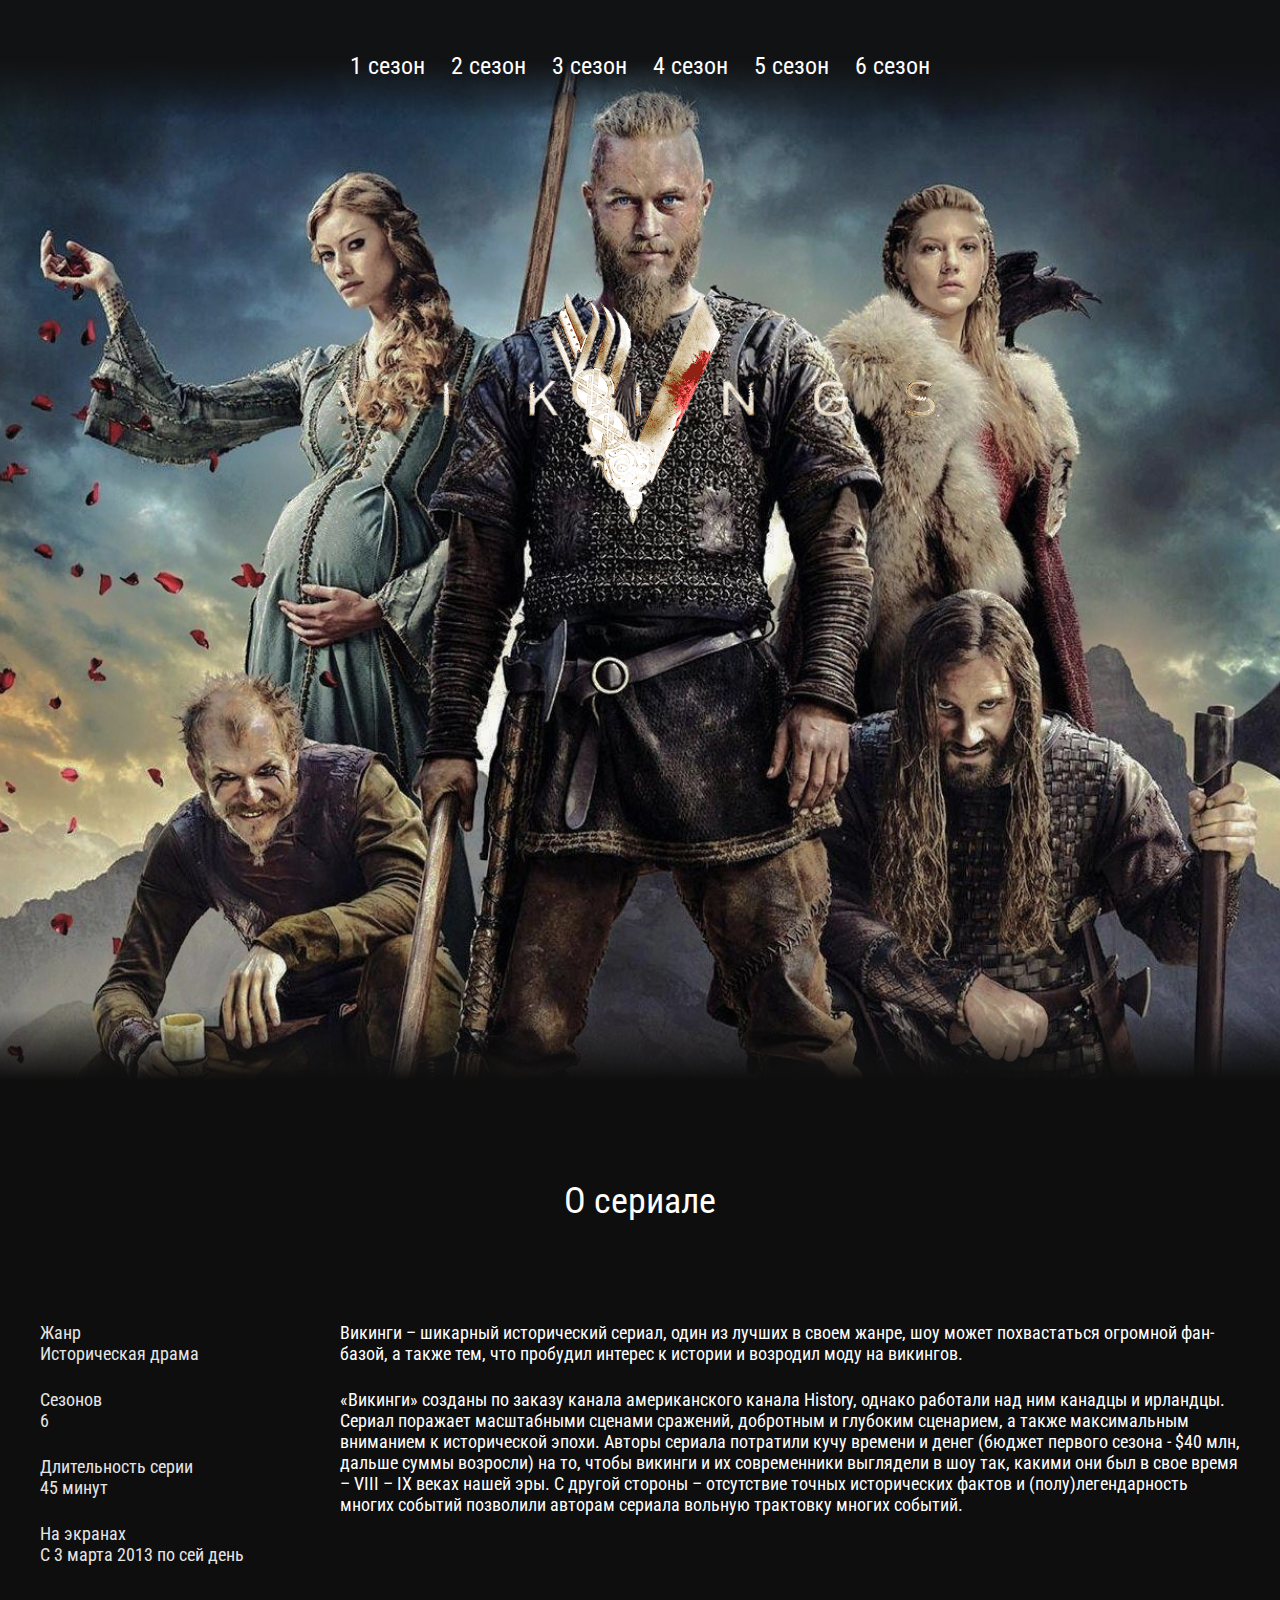
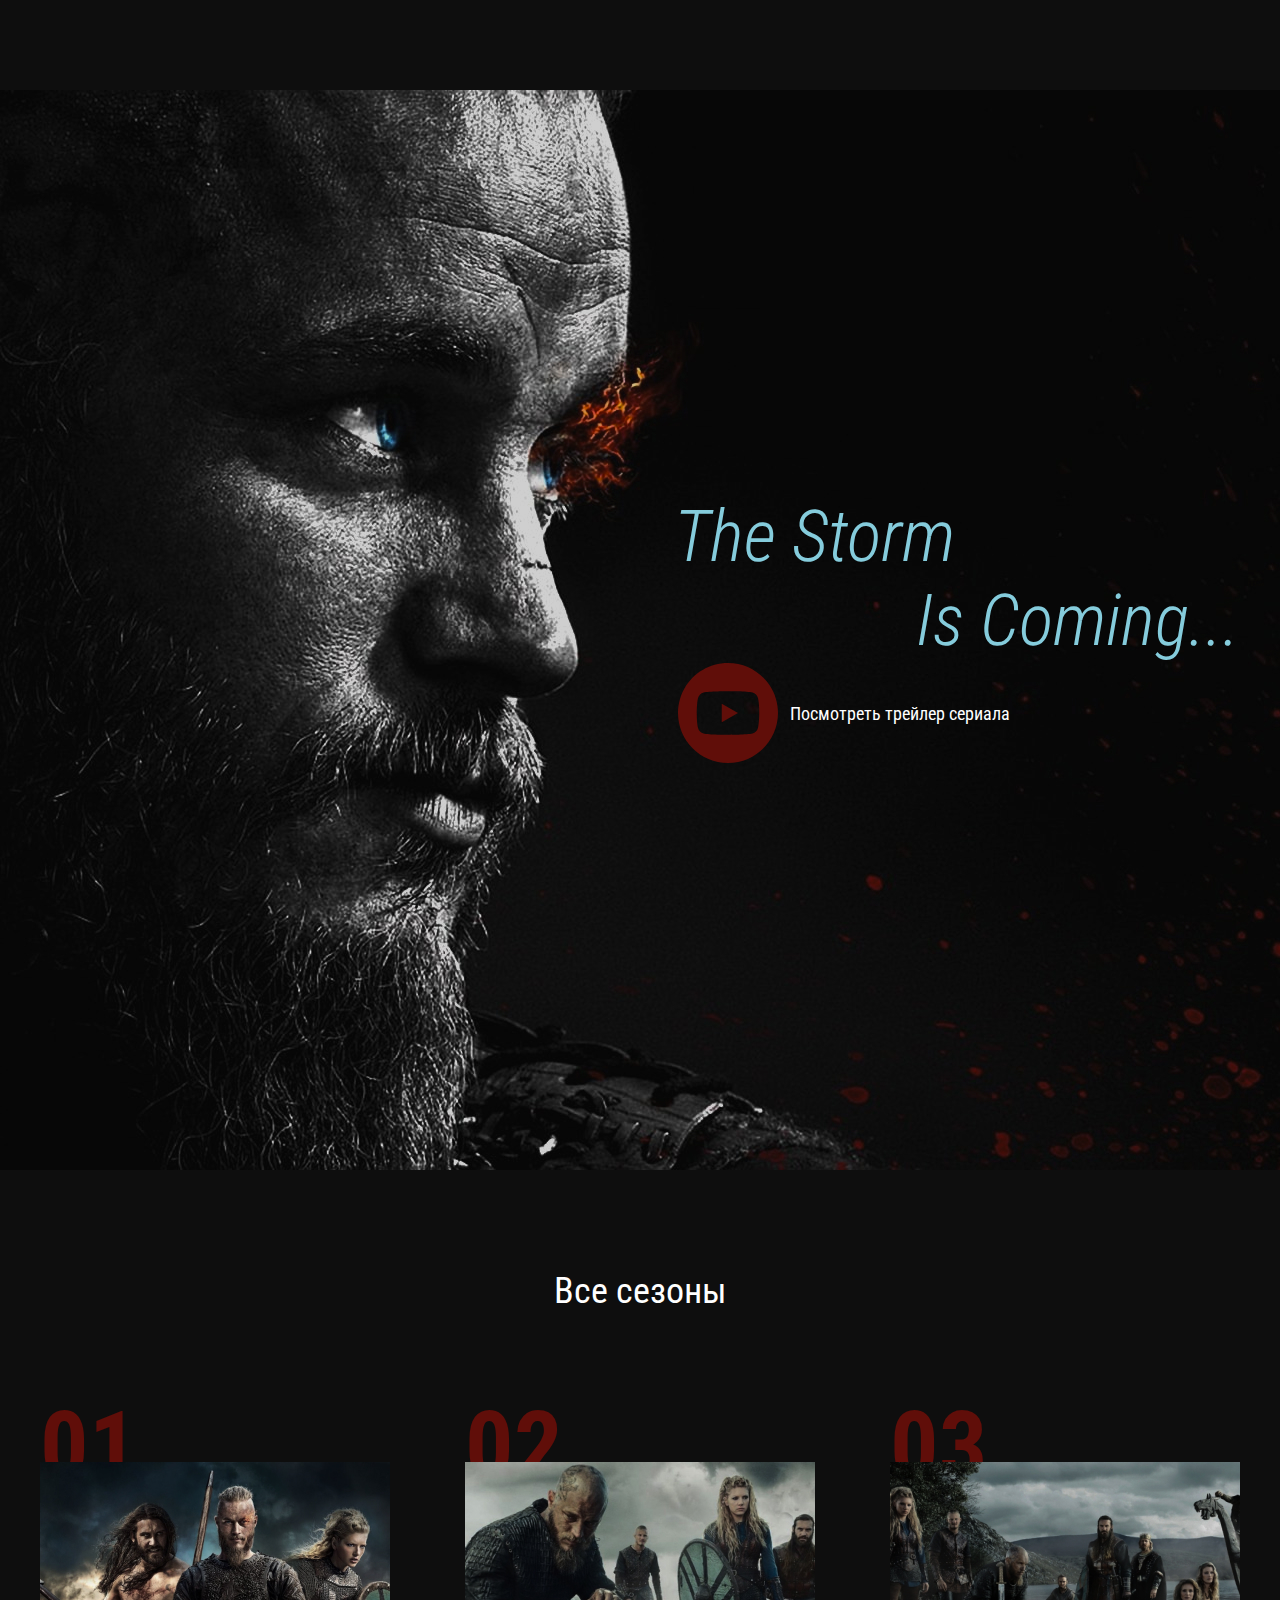
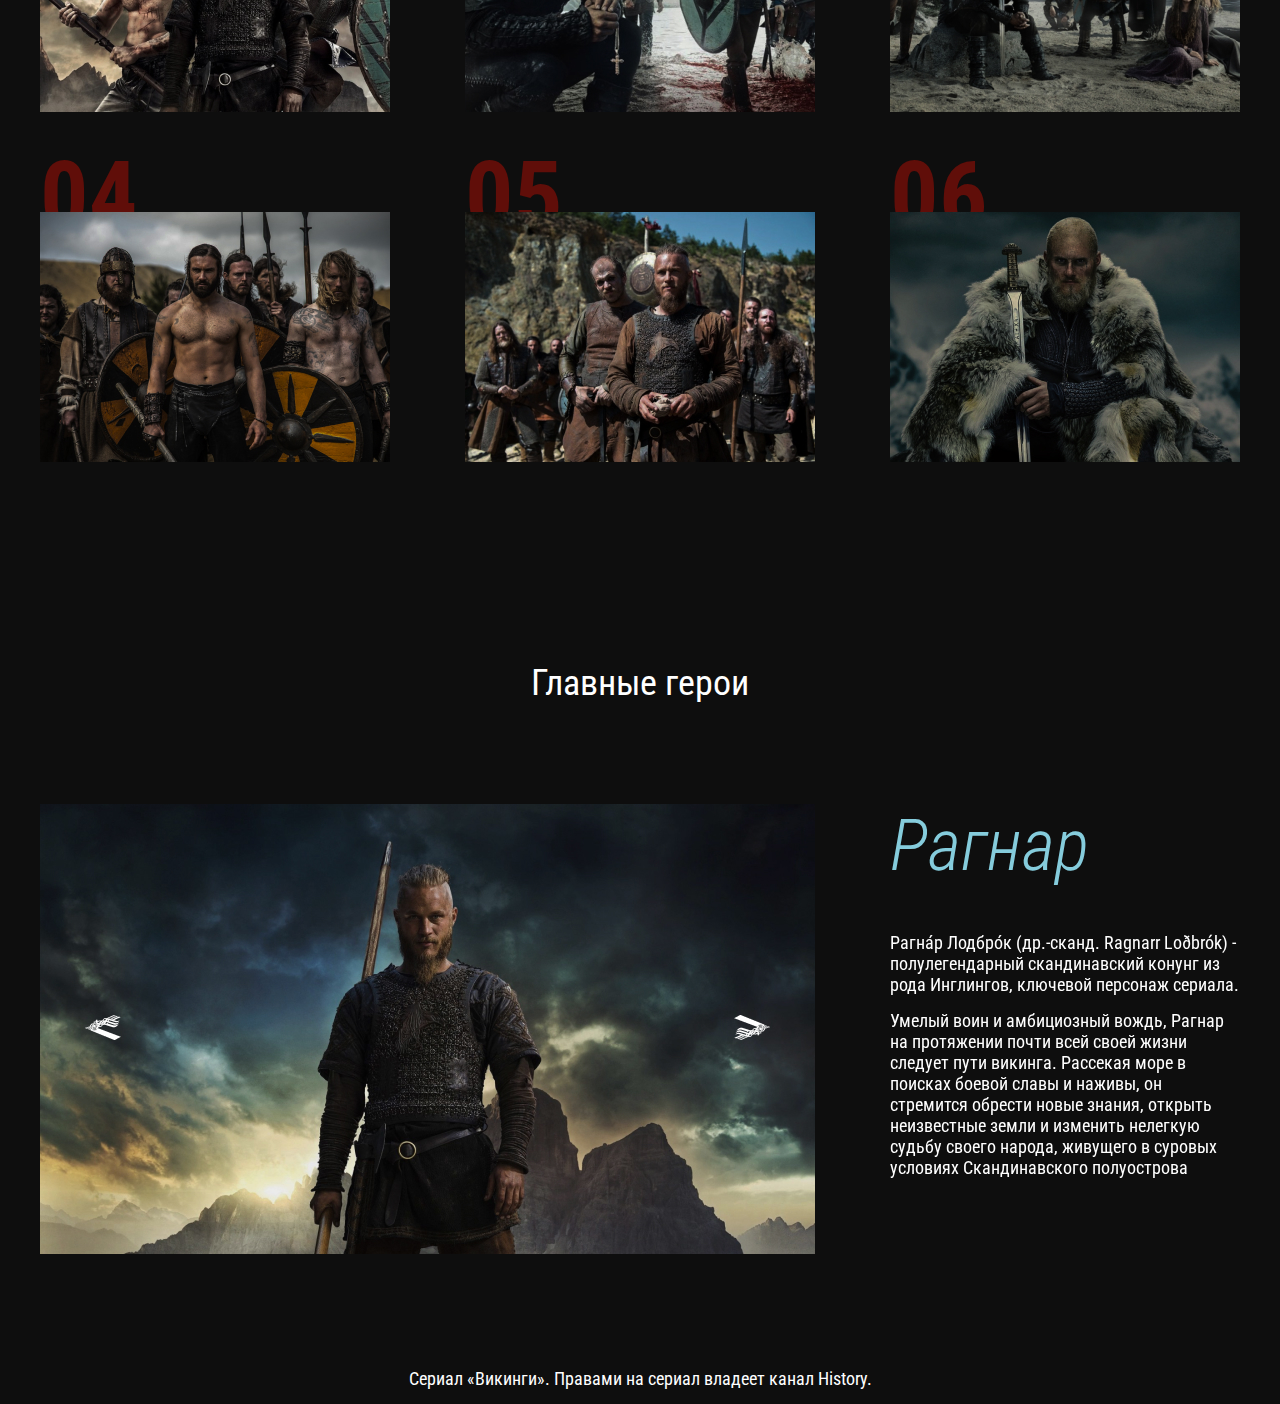
<file: index.html>
<!DOCTYPE html>
<html lang="ru">
<head>
  <meta charset="UTF-8">
  <meta name="viewport" content="width=device-width, initial-scale=1.0">
  <meta http-equiv="X-UA-Compatible" content="ie=edge">
  <title>Vikings</title>
  <link rel="preconnect" href="https://fonts.googleapis.com">
  <link rel="preconnect" href="https://fonts.gstatic.com" crossorigin>
  <link href="https://fonts.googleapis.com/css2?family=Roboto+Condensed:ital,wght@0,400;0,700;1,300&display=swap" rel="stylesheet">
  <link rel="stylesheet" href="css/reset.css">
  <link rel="stylesheet" href="css/slick.css">
  <link rel="stylesheet" href="css/jquery.fancybox.css">
  <link rel="stylesheet" href="css/style.css">
  <link rel="apple-touch-icon" sizes="180x180" href="favicons/apple-touch-icon.png">
  <link rel="icon" type="image/png" sizes="32x32" href="favicons/favicon-32x32.png">
  <link rel="icon" type="image/png" sizes="16x16" href="favicons/favicon-16x16.png">
  <link rel="manifest" href="favicons/site.webmanifest">
  <link rel="mask-icon" href="favicons/safari-pinned-tab.svg" color="#328ca6">
  <meta name="msapplication-TileColor" content="#2d89ef">
  <meta name="theme-color" content="#ffffff">
</head>
<body>
  
  <header class="header">
    <nav class="menu">
      <button class="menu__btn">
        <span></span>
      </button>
      <ul class="menu__list">
        <li class="menu__list-item">
          <a class="menu__list-link" href="season-1.html">1 сезон</a>
        </li>
        <li class="menu__list-item">
          <a class="menu__list-link" href="#">2 сезон</a>
        </li>
        <li class="menu__list-item">
          <a class="menu__list-link" href="#">3 сезон</a>
        </li>
        <li class="menu__list-item">
          <a class="menu__list-link" href="#">4 сезон</a>
        </li>
        <li class="menu__list-item">
          <a class="menu__list-link" href="#">5 сезон</a>
        </li>
        <li class="menu__list-item">
          <a class="menu__list-link" href="#">6 сезон</a>
        </li>
      </ul>
    </nav>
    <div class="logo">
      <img class="logo__img" src="images/logo.png" alt="Логотип">
    </div>
  </header>

  <section class="about section-page">
    <div class="container">
      <h3 class="title">О сериале</h3>
      <div class="about__inner">
          <ul class="about__info">
            <li class="about__info-item">Жанр <span>Историческая драма</span></li>
            <li class="about__info-item">Сезонов <span>6</span></li>
            <li class="about__info-item">Длительность серии <span>45 минут</span></li>
            <li class="about__info-item">На экранах <span>С 3 марта 2013 по сей день</span></li>
          </ul>
          <div class="about__text">
            <p>
              Викинги – шикарный исторический сериал, один из лучших в своем жанре, шоу может похвастаться огромной фан-базой, а также тем, что пробудил интерес к истории и возродил моду на викингов.
            </p>
            <p>
              «Викинги» созданы по заказу канала американского канала History, однако работали над ним канадцы и ирландцы. Сериал поражает масштабными сценами сражений, добротным и глубоким сценарием, а также максимальным вниманием к исторической эпохи. Авторы сериала потратили кучу времени и денег (бюджет первого сезона - $40 млн, дальше суммы возросли) на то, чтобы викинги и их современники выглядели в шоу так, какими они был в свое время – VIII – IX веках нашей эры. С другой стороны – отсутствие точных исторических фактов и (полу)легендарность многих событий позволили авторам сериала вольную трактовку многих событий.
            </p>
          </div>
      </div>
    </div>
  </section>

  <section class="video">
    <div class="container">
      <h3 class="video__text"><span>The Storm</span> Is Coming...</h3>
      <a href="https://youtu.be/9GgxinPwAGc" data-fancybox class="video__btn">Посмотреть трейлер сериала</a>
    </div>
  </section>

  <section class="seasons section-page">
    <div class="container">
      <h3 class="title">
        Все сезоны
      </h3>
      <ol class="seasons__inner">
        <li class="seasons__item" style="background-image: url('images/seasons-image-1.jpg');">
          <a href="season-1.html" class="seasons__link">Смотреть</a>
        </li>
        <li class="seasons__item" style="background-image: url('images/seasons-image-2.jpg');">
          <a href="#" class="seasons__link">Смотреть</a>
        </li>
        <li class="seasons__item" style="background-image: url('images/seasons-image-3.jpg');">
          <a href="#" class="seasons__link">Смотреть</a>
        </li>
        <li class="seasons__item" style="background-image: url('images/seasons-image-4.jpg');">
          <a href="#" class="seasons__link">Смотреть</a>
        </li>
        <li class="seasons__item" style="background-image: url('images/seasons-image-5.jpg');">
          <a href="#" class="seasons__link">Смотреть</a>
        </li>
        <li class="seasons__item" style="background-image: url('images/seasons-image-6.jpg');">
          <a href="#" class="seasons__link">Смотреть</a>
        </li>
      </ol>  
    </div>
  </section>

  <section class="heroes section-page">
    <div class="container">
      <h3 class="title">Главные герои</h3>
      <div class="heroes__inner">
        <div class="heroes__slider-img">
          <img class="heroes__images" src="images/hero-1.jpg" alt="Главные герои">
          <img class="heroes__images" src="images/hero-1.jpg" alt="Главные герои">
          <img class="heroes__images" src="images/hero-1.jpg" alt="Главные герои">
        </div>
        <div class="heroes__slider-text">
          <div class="heroes__text">
            <h4 class="heroes__name">Рагнар</h4>
            <p>Рагна́р Лодбро́к (др.-сканд. Ragnarr Loðbrók) - полулегендарный скандинавский конунг из рода Инглингов, ключевой персонаж сериала.</p>
            <p>Умелый воин и амбициозный вождь, Рагнар на протяжении почти всей своей жизни следует пути викинга. Рассекая море в поисках боевой славы и наживы, он стремится обрести новые знания, открыть неизвестные земли и изменить нелегкую судьбу своего народа, живущего в суровых условиях Скандинавского полуострова</p>
          </div>
          <div class="heroes__text">
            <h4 class="heroes__name">Рагнар2</h4>
            <p>Рагна́р Лодбро́к (др.-сканд. Ragnarr Loðbrók) - полулегендарный скандинавский конунг из рода Инглингов, ключевой персонаж сериала.</p>
            <p>Умелый воин и амбициозный вождь, Рагнар на протяжении почти всей своей жизни следует пути викинга. Рассекая море в поисках боевой славы и наживы, он стремится обрести новые знания, открыть неизвестные земли и изменить нелегкую судьбу своего народа, живущего в суровых условиях Скандинавского полуострова</p>
          </div>
          <div class="heroes__text">
            <h4 class="heroes__name">Рагнар3 </h4>
            <p>Рагна́р Лодбро́к (др.-сканд. Ragnarr Loðbrók) - полулегендарный скандинавский конунг из рода Инглингов, ключевой персонаж сериала.</p>
            <p>Умелый воин и амбициозный вождь, Рагнар на протяжении почти всей своей жизни следует пути викинга. Рассекая море в поисках боевой славы и наживы, он стремится обрести новые знания, открыть неизвестные земли и изменить нелегкую судьбу своего народа, живущего в суровых условиях Скандинавского полуострова</p>
          </div>
        </div>
      </div>
    </div>
  </section>

  <footer class="footer">
    <div class="container">
      <p class="copy">
        Сериал «Викинги». Правами на сериал владеет канал History.
      </p>
    </div>
  </footer>

  <script src="https://ajax.googleapis.com/ajax/libs/jquery/3.4.1/jquery.min.js"></script>
  <script src="js/slick.min.js"></script>
  <script src="js/jquery.fancybox.min.js"></script>
  <script src="js/main.js"></script>
</body>
</html>
</file>
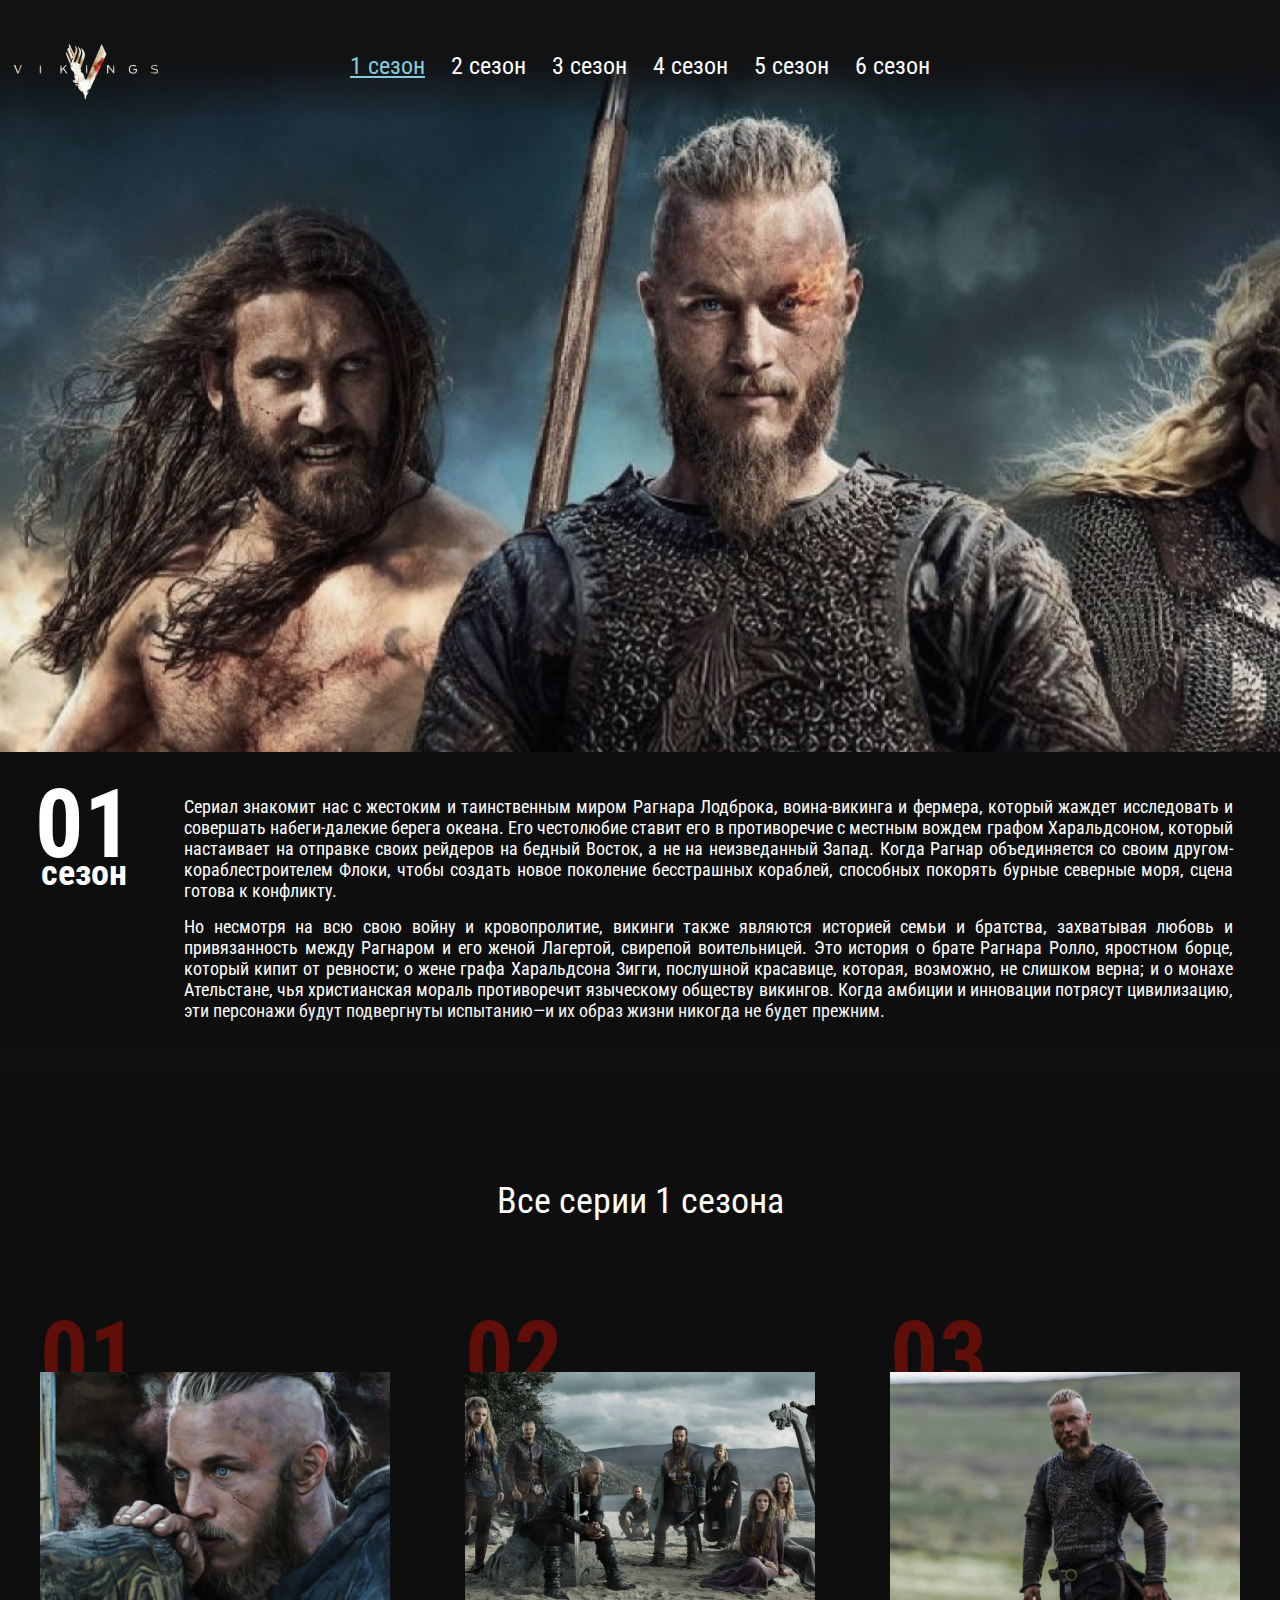
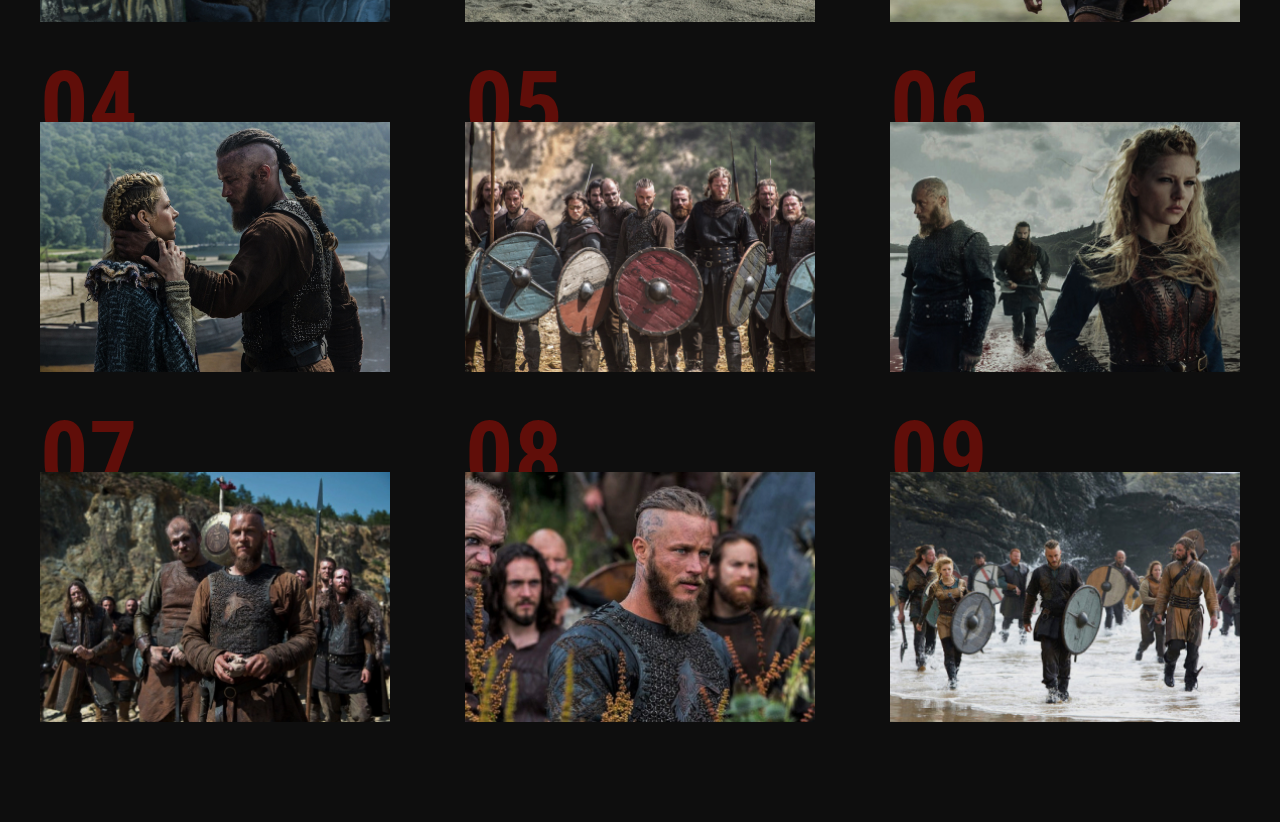
<file: season-1.html>
<!DOCTYPE html>
<html lang="ru">
<head>
  <meta charset="UTF-8">
  <meta name="viewport" content="width=device-width, initial-scale=1.0">
  <meta http-equiv="X-UA-Compatible" content="ie=edge">
  <title>Vikings/Season-1</title>
  <link rel="preconnect" href="https://fonts.googleapis.com">
  <link rel="preconnect" href="https://fonts.gstatic.com" crossorigin>
  <link href="https://fonts.googleapis.com/css2?family=Roboto+Condensed:ital,wght@0,400;0,700;1,300&display=swap" rel="stylesheet">
  <link rel="stylesheet" href="css/reset.css">
  <link rel="stylesheet" href="css/slick.css">
  <link rel="stylesheet" href="css/jquery.fancybox.css">
  <link rel="stylesheet" href="css/style.css">
  <link rel="apple-touch-icon" sizes="180x180" href="favicons/apple-touch-icon.png">
  <link rel="icon" type="image/png" sizes="32x32" href="favicons/favicon-32x32.png">
  <link rel="icon" type="image/png" sizes="16x16" href="favicons/favicon-16x16.png">
  <link rel="manifest" href="favicons/site.webmanifest">
  <link rel="mask-icon" href="favicons/safari-pinned-tab.svg" color="#328ca6">
  <meta name="msapplication-TileColor" content="#2d89ef">
  <meta name="theme-color" content="#ffffff">
</head>
<body>

    <header class="header page-header">
        <nav class="menu">
          <button class="menu__btn">
            <span></span>
          </button>
          <div class="menu__container">
            <a href="index.html" title="Logotype" class="page-logo">
              <img src="images/page-logo.png" alt="Logotype">
            </a>
            <ul class="menu__list">
              <li class="menu__list-item">
                <a class="menu__list-link menu__list-link--active" href="#">1 сезон</a>
              </li>
              <li class="menu__list-item">
                <a class="menu__list-link" href="#">2 сезон</a>
              </li>
              <li class="menu__list-item">
                <a class="menu__list-link" href="#">3 сезон</a>
              </li>
              <li class="menu__list-item">
                <a class="menu__list-link" href="#">4 сезон</a>
              </li>
              <li class="menu__list-item">
                <a class="menu__list-link" href="#">5 сезон</a>
              </li>
              <li class="menu__list-item">
                <a class="menu__list-link" href="#">6 сезон</a>
              </li>
            </ul>
          </div>
        </nav>
        
        <div class="season-info">
            <div class="season-info__num">
                01
                <span>сезон</span>
            </div>
            <div class="season-info__text">
                <p>Сериал знакомит нас с жестоким и таинственным миром Рагнара Лодброка, воина-викинга и фермера, который жаждет исследовать и совершать набеги-далекие берега океана. Его честолюбие ставит его в противоречие с местным вождем графом Харальдсоном, который настаивает на отправке своих рейдеров на бедный Восток, а не на неизведанный Запад. Когда Рагнар объединяется со своим другом-кораблестроителем Флоки, чтобы создать новое поколение бесстрашных кораблей, способных покорять бурные северные моря, сцена готова к конфликту.</p>
                <p>Но несмотря на всю свою войну и кровопролитие, викинги также являются историей семьи и братства, захватывая любовь и привязанность между Рагнаром и его женой Лагертой, свирепой воительницей. Это история о брате Рагнара Ролло, яростном борце, который кипит от ревности; о жене графа Харальдсона Зигги, послушной красавице, которая, возможно, не слишком верна; и о монахе Ательстане, чья христианская мораль противоречит языческому обществу викингов. Когда амбиции и инновации потрясут цивилизацию, эти персонажи будут подвергнуты испытанию—и их образ жизни никогда не будет прежним.</p>
            </div>
        </div>
      </header>

      <section class="seasons section-page">
        <div class="container">
          <h3 class="title">
            Все серии 1 сезона 
          </h3>
          <ol class="seasons__inner">
            <li class="seasons__item" style="background-image: url('images/season_1-image-1.jpg');">
              <a href="https://youtu.be/9GgxinPwAGc" data-fancybox="gallery" class="seasons__link">Смотреть</a>
            </li>
            <li class="seasons__item" style="background-image: url('images/season_1-image-2.jpg');">
              <a href="https://youtu.be/9GgxinPwAGc" data-fancybox="gallery" class="seasons__link">Смотреть</a>
            </li>
            <li class="seasons__item" style="background-image: url('images/season_1-image-3.jpg');">
              <a href="https://youtu.be/9GgxinPwAGc" data-fancybox="gallery" class="seasons__link">Смотреть</a>
            </li>
            <li class="seasons__item" style="background-image: url('images/season_1-image-4.jpg');">
              <a href="https://youtu.be/9GgxinPwAGc" data-fancybox="gallery" class="seasons__link">Смотреть</a>
            </li>
            <li class="seasons__item" style="background-image: url('images/season_1-image-5.jpg');">
              <a href="https://youtu.be/9GgxinPwAGc" data-fancybox="gallery" class="seasons__link">Смотреть</a>
            </li>
            <li class="seasons__item" style="background-image: url('images/season_1-image-6.jpg');">
              <a href="https://youtu.be/9GgxinPwAGc" data-fancybox="gallery" class="seasons__link">Смотреть</a>
            </li>
            <li class="seasons__item" style="background-image: url('images/season_1-image-7.jpg');">
              <a href="https://youtu.be/9GgxinPwAGc" data-fancybox="gallery" class="seasons__link">Смотреть</a>
            </li>
            <li class="seasons__item" style="background-image: url('images/season_1-image-8.jpg');">
              <a href="https://youtu.be/9GgxinPwAGc" data-fancybox="gallery" class="seasons__link">Смотреть</a>
            </li>
            <li class="seasons__item" style="background-image: url('images/season_1-image-9.jpg');">
              <a href="https://youtu.be/9GgxinPwAGc" data-fancybox="gallery" class="seasons__link">Смотреть</a>
            </li>
          </ol>  
        </div>
      </section>

    <script src="https://ajax.googleapis.com/ajax/libs/jquery/3.4.1/jquery.min.js"></script>
    <script src="js/slick.min.js"></script>
    <script src="js/jquery.fancybox.min.js"></script>
    <script src="js/main.js"></script>
</body>
</html>
</file>
<file: css/style.css>
*{
    box-sizing: border-box;
}

body{
    background-color: #0E0E0E;
    color: #fff;
    font-weight: 400;
    font-family: 'Roboto Condensed', sans-serif;
    font-size: 18px;
    line-height: 21px;
}

a{
    color: inherit;
    text-decoration: none;
}

ul{
    list-style: none;
}

.container{
    max-width: 1220px;
    padding: 0 10px;
    margin: 0 auto;
}

.section-page{
    padding: 100px 0;
}

.title{
    text-align: center;
    margin-bottom: 100px;
    font-size: 36px;
    line-height: 42px;
    font-weight: 400;
}

.header{
    background-image: url('../images/header-bg.jpg');
    height: 120vh;
    background-repeat: no-repeat;
    background-size: cover;
    background-position: center 60px;
    text-align: center;
    position: relative;
}

.header::after{
    content: '';
    position: absolute;
    height: 70px;
    bottom: 0;
    left: 0;
    width: 100%;
    background: linear-gradient(180deg, #0E0E0E 0%, rgba(17, 17, 17, 0.850295) 16.53%, rgba(32, 31, 33, 0) 100%);
    transform: rotate(180deg);
}

.menu{
    padding: 50px 0 58px;
    background: linear-gradient(180deg, #111213 0%, #111213 43.62%, rgba(32, 31, 33, 0) 86.33%);
}

.menu__btn{
    display: none;
}

.menu__list{
    display: flex;
    justify-content: center;
}

.menu__list-item{
    padding: 0 13px;
}

.menu__list-link{
    font-size: 36px;
    line-height: 42px;
}

.menu__list-link:hover,
.menu__list-link--active{
    color: #85CCDC;
    text-decoration: underline;
}

.logo{
    padding-top: 17vh;
}

.about__inner{
    display: flex;
}

.about__info{
    width: 375px;
    margin-right: 50px;
    flex: none;
}

.about__info-item{
    margin-bottom: 25px;
    color: #E5E5E5;
}

.about__info-item span{
    display: block;
}

.about__text p{
    margin-bottom: 25px;
}

.video{
    background-image: url('../images/video-bg.jpg');
    height: 120vh;
    background-size: cover;
    background-position: center center;
    background-repeat: no-repeat;
    text-align: right;
}

.video__text{
    font-family: 'Roboto Condensed';
    font-style: italic;
    font-weight: 300;
    font-size: 72px;
    line-height: 84px;
    color: #85CCDC;
    padding-top: 45vh;
    margin-bottom: 40px;
}

.video__text span{
    display: block;
    padding-right: 285px;
}

.video__btn{
    padding-left: 112px;
    position: relative;
    margin-right: 230px;
}

.video__btn::before{
    content: '';
    position: absolute;
    width: 100px;
    height: 100px;
    top: -40px;
    left: 0;
    background-image: url('../images/youtube-btn.svg');
}

.seasons__inner{
    display: grid;
    grid-template-columns: repeat(auto-fill, minmax(284px, 1fr));
    grid-gap: 100px 75px;
    counter-reset: counter;
    padding-top: 50px;
}

.seasons__item{
    height: 250px;
    background-repeat: no-repeat;
    background-position: center center;
    background-size: cover;
    list-style: none;
    position: relative;
    display: flex;
    justify-content: center;
    align-items: center;
}

.seasons__item:hover .seasons__link{
    opacity: 1;
}

.seasons__item::before
{
    content: '0' counter(counter);
    counter-increment: counter;
    position: absolute;
    font-weight: bold;
    font-size: 96px;
    line-height: 112px;
    color: #600E09;
    left: 0;
    top: -72px;
    z-index: -1;
}

.seasons__item:nth-child(n+10):before
{
    content: counter(counter);
}

.seasons__item:hover::after{
    content: '';
    position: absolute;
    top: 0;
    left: 0;
    right: 0;
    bottom: 0;
    background: rgba(14, 14, 14, 0.8);
} 

.seasons__link{
    font-size: 36px;
    line-height: 42px;
    padding: 12px 78px 11px;
    background-color: #0E0E0E;
    opacity: 0;
    transition: all .3s;
    z-index: 2;
}

.heroes__inner{
    display: flex;
    justify-content: space-between;
}

.heroes__slider-img{
    max-width: 775px;
}

.heroes__slider-text{
    max-width: 350px;
}

.slick-btn{
    position: absolute;
    top: 50%;
    transform: translateY(-50%);
    border: none;
    background-color: transparent;
    z-index: 5;
    cursor: pointer;
    outline: none;
}

.slick-prev{
    left: 38px;
}

.slick-next{
    right: 38px;
}

.heroes__name{
    font-style: italic;
    font-weight: 300;
    font-size: 72px;
    line-height: 84px;
    color: #85CCDC;
    margin-bottom: 44px;
}

.heroes__text p{
    margin-bottom: 15px;
}

.copy{
    padding: 14px 0 15px;
    text-align: center;
}

/* start season-1 */
 
.page-header{
    background-image: url('../images/season-1bg.jpg');
    background-repeat: no-repeat;
    background-position: center center;
    background-size: cover;
    height: 90vh;
    position: relative;
}

.menu__container{
    max-width: 1385px;
    margin: 0 auto;
    position: relative;
}

.page-logo{
    position: absolute;
    left: 0;
}

.season-info{
    position: absolute;
    max-width: 1385px;
    display: flex;
    padding: 44px 47px 44px 35px;
    background-color: #0E0E0E;
    bottom: 0;
    left: 0;
    right: 0;
    margin: 0 auto;
}

.season-info__num{
    font-weight: 700;
    font-size: 96px;
    line-height: 56px;
    text-align: center;
    margin-right: 51px;
}

.season-info__num span{
    display: block;
    font-size: 36px;
    line-height: 42px;
}

.season-info__text p{
    margin-bottom: 15px;
    text-align: justify;
}

/* end season-1 */

/*start media*/

@media (max-width: 1420px){
    .page-logo{
        left: 10px;
        top: -6px;
    }
}

@media (max-width: 1366px){
    .logo__img{
        max-width: 50%;
    }

    .menu__list-link{
        font-size: 24px;
        line-height: 32px;
    }
    .about__info{
        width: 250px;
    }
    .page-header{
        height: 120vh;
    }
}

@media (max-width: 1200px){
    .heroes__inner{
        display: block;
    }
    .heroes__slider-text{
        max-width: 100%;
        padding-top: 50px;
    }
    .heroes__slider-img{
        max-width: 100%;
    }
}

@media (max-width: 1080px){
    .seasons__item{
        height: 340px;
    }
}

@media (max-width: 992px){
    .page-logo{
        display: none;
    }
}

@media (max-width: 768px){
    .about__inner{
        display: block;
    }
    .section-page{
        padding: 50px 0;
    }
    .title{
        margin-bottom: 50px;
        font-size: 28px;
        line-height: 36px;
    }
    body{
        font-size: 16px;
        line-height: 19px;
    }
    .video__text{
        font-size: 48px;
        line-height: 56px;
        text-shadow: 1px 1px 2px black;
    }
    .video__text span{
        padding-right: 200px;
    }
    .video__btn{
        margin-right: 0;
        padding-left: 62px;
    }
    .video__btn::before{
        width: 50px;
        height: 50px;
        background-size: cover;
        top: -16px;
    }
    .seasons__inner{
        grid-gap: 80px 35px;
    }
    .heroes__name{
        font-size: 46px;
        line-height: 56px;
        margin-bottom: 25px;
    }
    .season-info{
        display: block;
        padding: 30px 10px 0px 10px;
    }
    .season-info__num{
        text-align: left;
        font-size: 50px;
        line-height: 26px;
        margin-bottom: 15px;
    }
    .season-info__num span{
        font-size: 25px;
        line-height: 32px;
    }
    .header.page-header::after{
        background: linear-gradient(180deg, #0E0E0E 0%, rgba(17, 17, 17, 0.850295) 16.53%, rgba(32, 31, 33, 0) 0%);
    }
}

@media (max-width: 640px){
    .menu{
        background: linear-gradient(180deg, #111213 0%, #111213 20%, rgba(32, 31, 33, 0) 86.33%);
        padding: 0;
        text-align: center;
    }
    .menu__list{
        display: block;
        transform: translateY(-130%);
        transition: all .3s;
    }
    .menu__list.menu__list--active{
        transform: translateY(0);
        padding-top: 90px;
        background-color: #0e0e0e;
    }
    .menu__list-link{
        display: block;
        padding: 10px 0;
    }
    .logo{
        padding-top: 21vh;
    }
    .page-logo{
        display: block;
        z-index: 10;
        top: 22px;
    }
    .menu__btn{
        height: 40px;
        width: 50px;
        cursor: pointer;
        position: absolute;
        right: 10px;
        top: 20px;
        z-index: 10;
        display: flex;
        align-items: center;
        background-color: transparent;
        border: none;
        padding: 0;
    }
    
    .menu__btn span{
        background-color: white;
        height: 5px;
        width: 100%;
    }
    
    .menu__btn::after,
    .menu__btn::before{
        content: "";
        width: 100%;
        height: 5px;
        background-color: white;
        position: absolute;
    }
    
    .menu__btn::before{
        top: 0;
        left: 0;
    }
    
    .menu__btn::after{
        bottom: 0;
        left: 0;
    }

    .page-header{
        height: 160vh;
    }
}

@media (max-width: 414px){
    .seasons__item{
        height: 203px;
    }
}

@media (max-width: 375px){
    .page-header{
        height: 200vh;
    }
}

/*end media*/
</file>
